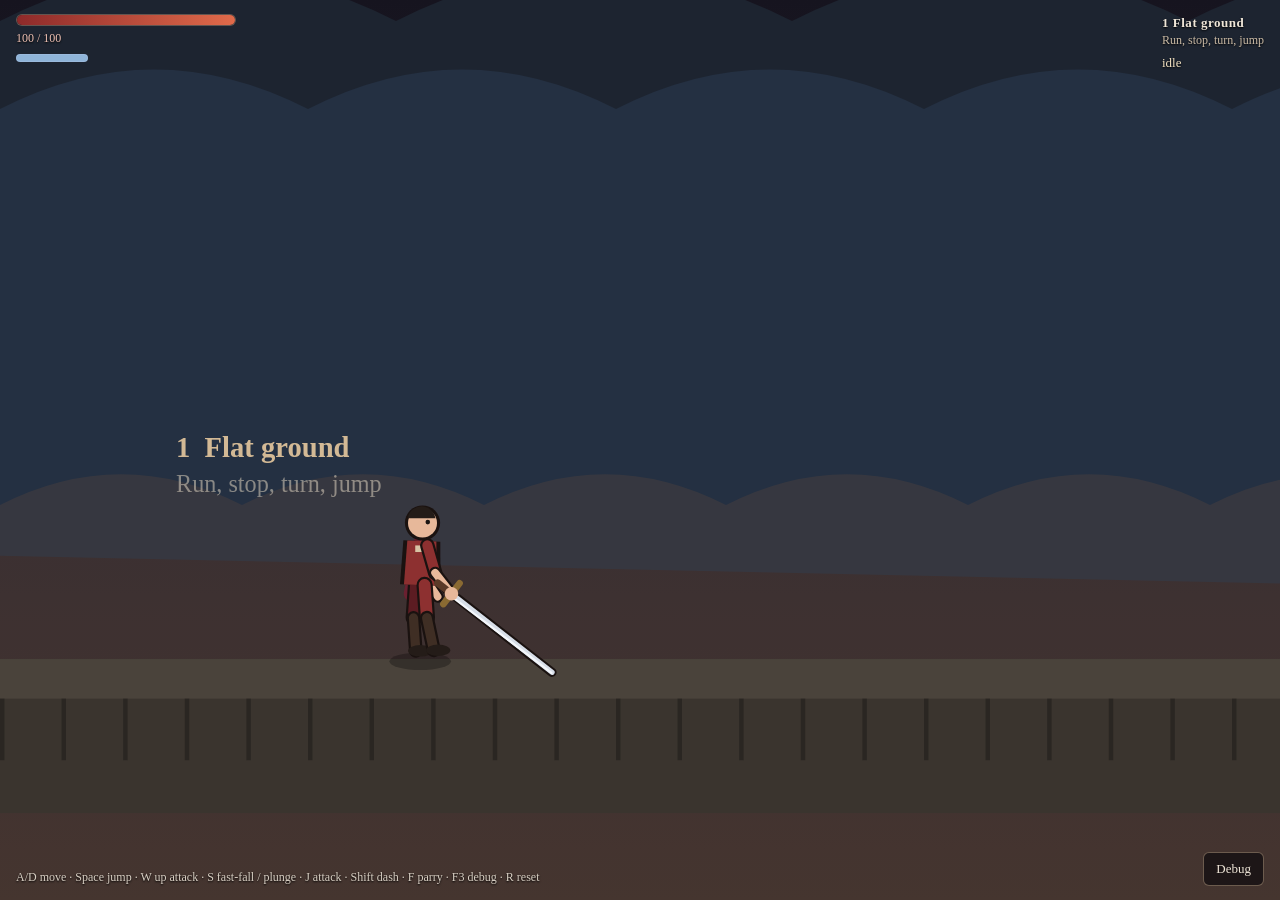
<file: melee/index.html>
<!doctype html>
<html lang="en">
<head>
<meta charset="utf-8"/>
<meta name="viewport" content="width=device-width,initial-scale=1"/>
<title>Melee Training</title>
<link rel="stylesheet" href="melee.css"/>
</head>
<body>
<canvas id="view"></canvas>
<div id="hud">
	<div id="leftHud">
		<div id="hpBar"><div id="hpFill"></div></div>
		<div id="hpText">100 / 100</div>
		<div id="dashPip" class="ready"></div>
	</div>
	<div id="rightHud">
		<div id="zoneName">1  Flat ground</div>
		<div id="zoneHint">Run, stop, turn, jump</div>
		<div id="combatReadout">idle</div>
	</div>
</div>
<div id="help">
	A/D move · Space jump · W up attack · S fast-fall / plunge · J attack · Shift dash · F parry · F3 debug · R reset
</div>
<button id="debugBtn" type="button">Debug</button>
<script type="module" src="js/main.js"></script>
</body>
</html>
</file>
<file: melee/melee.css>
* { box-sizing: border-box; margin: 0; padding: 0; }
html, body { width: 100%; height: 100%; overflow: hidden; background: #14131a; color: #efe6d8; }
canvas { display: block; width: 100%; height: 100%; }

#hud {
	position: fixed;
	left: 16px;
	right: 16px;
	top: 14px;
	display: flex;
	justify-content: space-between;
	gap: 16px;
	pointer-events: none;
	font: 13px/1.35 Georgia, serif;
	text-shadow: 0 1px 2px #000;
}
#leftHud { min-width: 240px; }
#hpBar {
	width: 220px;
	height: 12px;
	border: 1px solid rgba(255, 210, 180, 0.35);
	background: rgba(0, 0, 0, 0.45);
	border-radius: 6px;
	overflow: hidden;
}
#hpFill { height: 100%; width: 100%; background: linear-gradient(90deg, #8e2a2a, #e06a4a); }
#hpText { margin-top: 4px; color: #f0c2b4; font-size: 12px; }
#zoneName { font-weight: bold; letter-spacing: 0.04em; }
#zoneHint { color: #cbbba6; font-size: 12px; }
#combatReadout { margin-top: 6px; color: #f3e2c2; }

#dashPip {
	margin-top: 8px;
	width: 72px;
	height: 8px;
	border-radius: 4px;
	background: rgba(0, 0, 0, 0.45);
	border: 1px solid rgba(180, 200, 230, 0.3);
	position: relative;
	overflow: hidden;
}
#dashPip::after {
	content: 'dash';
	position: absolute;
	inset: -14px 0 auto 0;
	font-size: 10px;
	color: #b7c6da;
}
#dashPip.ready { background: #8fb4d8; }
#dashPip.active { background: #f2f6ff; }

#help {
	position: fixed;
	left: 16px;
	bottom: 14px;
	color: #d9d0c4;
	font: 12px/1.45 Georgia, serif;
	text-shadow: 0 1px 2px #000;
	pointer-events: none;
	max-width: 720px;
}
#debugBtn {
	position: fixed;
	right: 16px;
	bottom: 14px;
	pointer-events: auto;
	background: rgba(20, 16, 18, 0.8);
	color: #efe6d8;
	border: 1px solid rgba(255, 220, 180, 0.35);
	border-radius: 6px;
	padding: 8px 12px;
	font: 13px Georgia, serif;
	cursor: pointer;
}
#debugBtn.on { border-color: #9dffc8; color: #d8ffe8; }
</file>
